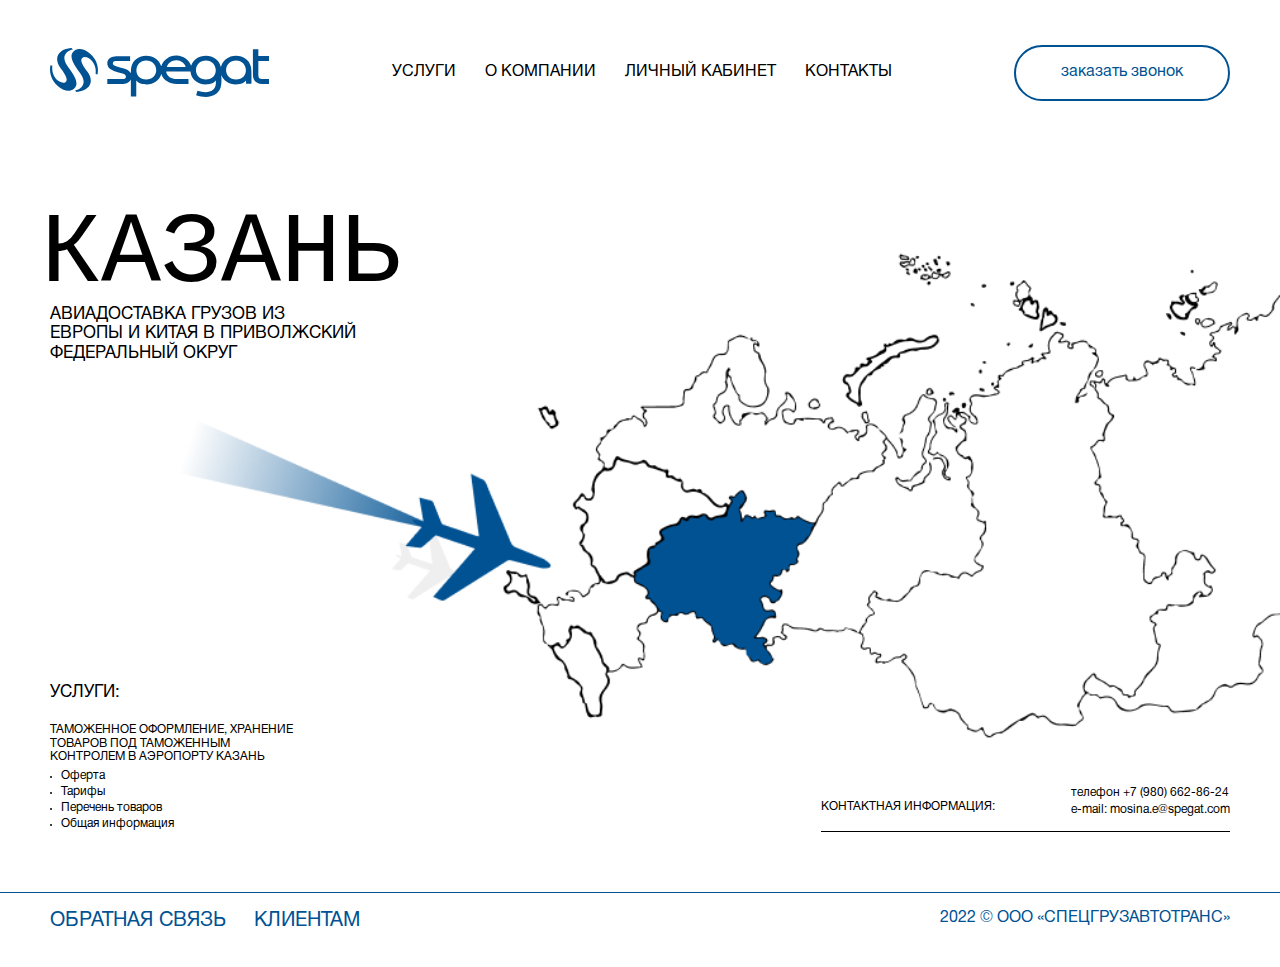
<file: kazan.html>
<!DOCTYPE html>
<html lang="en">

<head>
    <meta charset="UTF-8">
    <meta name="viewport" content="width=device-width, initial-scale=1.0">
    <title>Казань</title>
    <link rel="stylesheet" href="css/style.css">
    <link rel="shortcut icon" href="./img/favicon.png" type="image/x-icon">
    <style>
        h1 {
            font-family: 'Courier New', Courier, monospace;
        }
    </style>
</head>


<body>
    <header class="header">
        <div class="container">
            <div class="header__wrapper">
                <div class="header__logo">
                    <a href="index.html">
                        <img src="./img/icons/logo.svg" alt="">
                    </a>
                </div>
                <nav class="header__nav">
                    <ul>
                        <li>
                            <a href="services.html">
                                услуги
                            </a>
                        </li>
                        <li>
                            <a href="about.html">
                                о компании
                            </a>
                        </li>
                        <li>
                            <a href="#">
                                личный кабинет
                            </a>
                        </li>
                        <li>
                            <a href="contacts.html">
                                контакты
                            </a>
                        </li>
                    </ul>
                </nav>
                <script data-skip-moving="true" data-b24-form="click/11/wxnkbb" data-b24-loaded="true">
                    (function (w, d, u) {
                        var s = d.createElement('script'); s.async = true; s.src = u + '?' + (Date.now() / 180000 | 0);
                        var h = d.getElementsByTagName('script')[0]; h.parentNode.insertBefore(s, h);
                    })(window, document, 'https://bitrix.spegat.com/upload/crm/form/loader_11_wxnkbb.js');
                </script>
                <div class="header__btn">
                    заказать звонок
                </div>
                <div class="header__burger burger-header">
                    <div class="burger-header__line burger-1"></div>
                    <div class="burger-header__line burger-2"></div>
                    <div class="burger-header__line burger-3"></div>
                </div>
            </div>
        </div>
    </header>
    <main>
        <section class="kazan">
            <div class="container">
                <div class="kazan__content">
                    <div class="kazan__main">
                        <h1 class="kazan__title">Казань</h1>
                        <p class="kazan__subtitle">авиадоставка грузов из Европы и Китая в Приволжский федеральный округ
                        </p>
                    </div>
                    <div class="kazan__description">
                        <h3 class="kazan__subtitle">УСЛУГИ:</h3>
                        <p class="kazan__description-subtitle">Таможенное оформление, Хранение
                            товаров под таможенным
                            контролем в аэропорту Казань</p>
                        <ul>
                            <li>Оферта</li>
                            <li>Тарифы</li>
                            <li>Перечень товаров</li>
                            <li>Общая информация</li>
                        </ul>
                    </div>
                    <div class="kazan__contacts">
                        <div class="kazan__subtitle kazan__subtitle_contacts">Контактная информация:</div>
                        <div class="kazan__contacts-block">
                            <p>телефон +7 (980) 662-86-24</p>
                            <p>e-mail: mosina.e@spegat.com</p>
                        </div>
                    </div>
                </div>
            </div>
            <div class="kazan__bg">
                <img src="./img/kazan.png" alt="">
            </div>
        </section>
    </main>

    <footer class="footer">
        <div class="container">
            <div class="footer__wrapper">
                <nav class="footer__nav">
                    <ul>
                        <li>
                            <a href="contacts.html">
                                ОБРАТНАЯ СВЯЗЬ
                            </a>
                        </li>
                        <li>
                            <a href="services.html">
                                КЛИЕНТАМ
                            </a>
                        </li>
                    </ul>
                </nav>
                <div class="footer__policy">
                    2022 © ООО «СПЕЦГРУЗАВТОТРАНС»
                </div>
            </div>
        </div>
    </footer>
    <script src="js/script.js"></script>
</body>

</html>
</file>
<file: css/style.css>
* {
  padding: 0;
  margin: 0;
  border: 0;
}

*,
*:before,
*:after {
  -webkit-box-sizing: border-box;
  box-sizing: border-box;
}

:focus,
:active {
  outline: none;
}

a:focus,
a:active {
  outline: none;
}

nav,
footer,
header,
aside {
  display: block;
}

html,
body {
  height: 100%;
  width: 100%;
  max-width: 100vw;
  font-size: 100%;
  line-height: 1;
  font-size: 14px;
  -ms-text-size-adjust: 100%;
  -moz-text-size-adjust: 100%;
  -webkit-text-size-adjust: 100%;
}

input,
button,
textarea {
  font-family: inherit;
}

input::-ms-clear {
  display: none;
}

button {
  cursor: pointer;
}

button::-moz-focus-inner {
  padding: 0;
  border: 0;
}

a,
a:visited {
  text-decoration: none;
}

a:hover {
  text-decoration: none;
}

ul li {
  list-style: none;
}

li::marker {
  list-style: none;
}

img {
  vertical-align: top;
}

h1,
h2,
h3,
h4,
h5,
h6 {
  font-size: inherit;
  font-weight: inherit;
}

h1,
h2,
h3,
h4,
h5,
h6,
p {
  padding: 0;
  margin: 0;
}

h1 {
  display: inline-block;
  font-kerning: none;
  white-space: nowrap;
}

@font-face {
  font-family: "Helvetica";
  font-size: 14px;
  src: url("../fonts/Helvetica.eot");
  src:
    local("Helvetica"),
    url("../fonts/Helvetica.eot?#iefix") format("embedded-opentype"),
    /* url("../fonts/Helvetica.woff2") format("woff2"), */ url("../fonts/Helvetica.woff") format("woff"),
    url("../fonts/Helvetica.ttf") format("truetype");
  font-weight: normal;
  font-style: normal;
  /* font-display: swap; */
}

@font-face {
  font-family: "Helvetica";
  font-size: 14px;
  src: url("../fonts/Helvetica-Bold.eot");
  src:
    local("Helvetica Bold"),
    local("Helvetica-Bold"),
    url("../fonts/Helvetica-Bold.eot?#iefix") format("embedded-opentype"),
    url("../fonts/Helvetica-Bold.woff2") format("woff2"),
    url("../fonts/Helvetica-Bold.woff") format("woff"),
    url("../fonts/Helvetica-Bold.ttf") format("truetype");
  font-weight: bold;
  font-style: normal;
  /* font-display: swap; */
}

datalist option {
  background-color: #a0be47;
  color: red;
}

main {
  overflow: hidden;
  flex: 1 0 auto;
}

.wrapper {
  position: relative;
  margin: 0 auto;
  top: 0;
  left: 0;
  /* height: 0; */
  /* overflow: hidden; */
  width: 100%;
  height: 100%;
  min-height: max-content;
  /* max-width: 1920px; */
}

.star.animate {
  -webkit-animation: bgAnim 9s 1 ease-in;
  animation: bgAnim 9s 1 ease-in;
}

.header {
  padding: 30px 0px 18px 0;
}

.header__wrapper {
  display: -webkit-box;
  display: -ms-flexbox;
  display: flex;
  -webkit-box-align: center;
  -ms-flex-align: center;
  align-items: center;
  -webkit-box-pack: justify;
  -ms-flex-pack: justify;
  justify-content: space-between;
}

.header__logo {
  flex: 0 0 220px;
}

.header__logo a {
  display: block;
  width: 219px;
  height: 49px;
  -webkit-transition: all 0.3s ease;
  -o-transition: all 0.3s ease;
  transition: all 0.3s ease;
}

.header__logo a img {
  width: 219px;
  height: 49px;
  -o-object-fit: cover;
  object-fit: cover;
}

.header__nav ul {
  display: -webkit-box;
  display: -ms-flexbox;
  display: flex;
  -webkit-box-align: center;
  -ms-flex-align: center;
  align-items: center;
}

.header__nav ul li {
  margin: 0px 29px 0px 0px;
  text-transform: uppercase;
}

.header__nav ul li:last-child {
  margin: 0px 0px 0px 0px;
}

.header__nav ul li a {
  font-size: 16px;
  line-height: 1.1;
  -webkit-transition: all 0.3s ease;
  -o-transition: all 0.3s ease;
  transition: all 0.3s ease;
  color: #000;
}

.header__nav ul li a:hover {
  color: #005293;
}

.header__btn {
  cursor: pointer;
  margin: 15px 0;
  padding: 17px 45px;
  background: transparent;
  border: 2px solid #005293;
  border-radius: 30px;
  font-size: 16px;
  line-height: 1.1;
  color: #005293;
  -webkit-transition: all 0.3s ease;
  -o-transition: all 0.3s ease;
  transition: all 0.3s ease;
}

.header__btn:hover {
  background: #005293;
  color: #fff;
}

.burger-header {
  margin: 15px 0;
  display: none;
  -webkit-box-pack: justify;
  -ms-flex-pack: justify;
  justify-content: space-between;
  -webkit-box-align: center;
  -ms-flex-align: center;
  align-items: center;
  -webkit-box-orient: vertical;
  -webkit-box-direction: normal;
  -ms-flex-direction: column;
  flex-direction: column;
  padding: 10px 10px;
  position: relative;
  z-index: 5;
}

.burger-header__line {
  height: 3px;
  width: 31px;
  border-radius: 100px;
  margin: 0px 0px 4px 0px;
  background: #005293;
  -webkit-transition: all 0.3s ease;
  -o-transition: all 0.3s ease;
  transition: all 0.3s ease;
}

.burger-header._active .burger-1 {
  -webkit-transform: rotate(-45deg) translate(-9px, 4px);
  -ms-transform: rotate(-45deg) translate(-9px, 4px);
  transform: rotate(-45deg) translate(-9px, 4px);
}

.burger-header._active .burger-2 {
  opacity: 0;
}

.burger-header._active .burger-3 {
  -webkit-transform: rotate(45deg) translate(-6px, -1px);
  -ms-transform: rotate(45deg) translate(-6px, -1px);
  transform: rotate(45deg) translate(-6px, -1px);
}

.menu-mobile {
  position: fixed;
  top: 90px;
  left: 0;
  width: 100%;
  height: 100%;
  overflow: auto;
  z-index: 1;
  opacity: 0;
  visibility: hidden;
  padding: 100px 30px;
  background: #fff;
  -webkit-transform: translateX(100%);
  -ms-transform: translateX(100%);
  transform: translateX(100%);
  -webkit-transition: all 0.3s ease;
  -o-transition: all 0.3s ease;
  transition: all 0.3s ease;
}

.menu-mobile._active {
  opacity: 1;
  visibility: visible;
  -webkit-transform: translateX(0%);
  -ms-transform: translateX(0%);
  transform: translateX(0%);
}

.menu-mobile .header__nav ul {
  -webkit-box-orient: vertical;
  -webkit-box-direction: normal;
  -ms-flex-direction: column;
  flex-direction: column;
  -webkit-box-pack: center;
  -ms-flex-pack: center;
  justify-content: center;
  -webkit-box-align: center;
  -ms-flex-align: center;
  align-items: center;
}

.menu-mobile .header__nav ul li {
  margin: 0px 0px 30px 0px;
}

.menu-mobile .header__nav ul li a {
  font-size: 30px;
}

.menu-mobile .header__btn {
  width: 100%;
  text-align: center;
  margin: 30px 0px 0px 0px;
}

.footer {
  padding: 17px 0px 34px 0;
  border-top: 1px solid #005293;
}

.footer__wrapper {
  padding: 0px 0px 0 0px;
  display: -webkit-box;
  display: -ms-flexbox;
  display: flex;
  -webkit-box-pack: justify;
  -ms-flex-pack: justify;
  justify-content: space-between;
}

.footer__nav ul {
  display: -webkit-box;
  display: -ms-flexbox;
  display: flex;
  -webkit-box-align: center;
  -ms-flex-align: center;
  align-items: center;
}

.footer__nav ul li {
  margin: 0px 28px 0px 0px;
}

.footer__nav ul li:last-child {
  margin: 0px 0px 0px 0px;
}

.footer__nav ul li a {
  font-weight: 400;
  font-size: 20px;
  line-height: 115%;
  text-transform: uppercase;
  color: #005293;
  -webkit-transition: all 0.3s ease;
  -o-transition: all 0.3s ease;
  transition: all 0.3s ease;
}

.footer__nav ul li a:hover {
  color: #c8c8c8;
}

.footer__policy {
  font-size: 16px;
  line-height: 1.1;
  color: #005293;
}

.main-offer {
  padding: 50px 0px 48px 0;
  overflow: hidden;
}

.main-offer h1 {
  font-size: 109px;
  /* line-height: 68.57143%; */
  text-align: center;
}

.main-offer__items {
  margin: 64px -20px 0px -20px;
  /* padding: 0px 48px; */
  /* display: -webkit-box; */
  /* display: -ms-flexbox; */
  /* display: flex; */
  display: grid;
  /* -ms-flex-wrap: wrap; */
  flex-wrap: wrap;
  /* justify-content: end; */
  justify-content: space-between;
  /* align-items: center; */
  grid-template-columns: repeat(auto-fill, 625px);
}

.main-offer__item {
  /* padding: 0px 20px; */
  min-width: 500px;
  -webkit-box-flex: 0;
  /* -ms-flex: 0 0 50%; */
  /* flex: 0 0 50%; */
  /* margin: 0px 0px 20px 0px; */
  /* justify-self: stretch; */
  margin: 0px 48px 20px;
}

.main-offer__items :nth-child(2n) {
  justify-self: flex-end;
}

.main-offer__wrapp {
  height: 100%;
}

.main-offer__item-header {
  display: -webkit-box;
  display: -ms-flexbox;
  display: flex;
  -webkit-box-align: end;
  -ms-flex-align: end;
  align-items: flex-end;
}

.main-offer__item-number {
  margin: 0px 10px 0px 0px;
}

.main-offer__item-number a {
  font-weight: 700;
  font-size: 64px;
  line-height: 115.625%;
  color: #005293;
}

.main-offer__item-title {
  font-weight: 700;
  font-size: 23px;
  line-height: 209%;
  text-transform: uppercase;
}

.main-offer__item-body {
  margin: 21px 0px 0px 0px;
  padding: 0px 0px 0 81px;
}

.main-offer__item-body ul {
  margin: 10px 0px 0px 0px;
}

.main-offer__item-body ul li a {
  font-size: 16px;
  line-height: 156%;
  color: #000;
  -webkit-transition: all 0.3s ease;
  -o-transition: all 0.3s ease;
  transition: all 0.3s ease;
}

.main-offer__item-body ul li a:hover {
  color: #005293;
}

.main-offer__item-text {
  font-weight: 700;
  font-size: 20px;
  line-height: 115%;
  max-width: 284px;
}

.main-services {
  /* overflow: hidden; */
  overflow: hidden;
  padding: 20px 0px 78px 0;
  position: relative;
}

.main-services h2 {
  font-weight: 700;
  font-size: 24px;
  line-height: 1.1;
  padding: 0px 0px 0 120px;
}

.main-services__img {
  position: absolute;
  top: 620px;
  right: -350px;
  width: 800px;
  height: 800px;
  z-index: 1;
}

/* .main-services__img:hover {
  -webkit-animation: bgAnim 2s infinite linear;
  animation: bgAnim 9s infinite linear;
} */

.main-services__img img {
  max-width: 100%;
  height: auto;
  -o-object-fit: cover;
  object-fit: cover;
}

.main-services__items {
  margin: 24px 0px 0px 0px;
  display: -webkit-box;
  display: -ms-flexbox;
  display: flex;
  -ms-flex-wrap: wrap;
  flex-wrap: wrap;
  padding: 0px 0px 0 120px;
}

.main-services__item {
  -webkit-box-flex: 0;
  -ms-flex: 0 0 100%;
  flex: 0 0 100%;
  margin: 0px 0px 11px 0px;
}

.main-services__wrapp ul {
  margin: 5px 0px 0px 0px;
}

.main-services__wrapp ul li {
  margin: 0px 0px 2px 0px;
  font-size: 16px;
  line-height: 156%;
  color: #000;
}

.main-services__wrapp a {
  color: #000;
}

.main-services__item-title {
  font-size: 20px;
  font-weight: 700;
  line-height: 125%;
}

.services-offer {
  padding: 25px 0px 0px 0;
  overflow: hidden;
}

.services-offer h1 {
  display: inherit;
  font-size: 235px;
  line-height: 115.06849%;
  text-align: center;
}

.services-solutions {
  overflow: hidden;
  padding: 25px 0px 74px 0;
  position: relative;
}

.services-solutions h2 {
  font-weight: 700;
  font-size: 24px;
  line-height: 1.1;
  padding: 0px 0px 0 50px;
}

.services-solutions__img {
  position: absolute;
  top: 0%;
  right: -257px;
  width: 615px;
  height: 615px;
}

/* .services-solutions__img:hover {
  -webkit-animation: bgAnim 2s infinite linear;
  animation: bgAnim 9s infinite linear;
} */

.services-solutions__img img {
  width: 100%;
  height: 100%;
  -o-object-fit: cover;
  object-fit: cover;
}

/* @-webkit-keyframes bgAnim {
  50% {
    -webkit-transform: scale(0.5) rotate(360deg);
    transform: scale(0.5) rotate(360deg);
  }

  100% {
    -webkit-transform: scale(1) rotate(360deg);
    transform: scale(1) rotate(360deg);
  }
} */

/* @keyframes bgAnim {
  50% {
    -webkit-transform: scale(0.5) rotate(360deg);
    transform: scale(0.5) rotate(360deg);
  }

  100% {
    -webkit-transform: scale(1) rotate(360deg);
    transform: scale(1) rotate(360deg);
  }
} */
@keyframes bgAnim {
  33.3%,
  40% {
    -webkit-transform: rotate(179.9deg);
    -moz-transform: rotate(179.9deg);
    transform: rotate(179.9deg);
  }

  66.6%,
  70% {
    -webkit-transform: scale(0.5) rotate(0deg);
    transform: scale(0.5) rotate(0deg);
  }

  100% {
    /* -webkit-transform: scale(1) rotate(360deg); */
    transform: scale(1);
  }
}

.services-solutions__items {
  margin: 30px 0px 0px 0px;
  display: -webkit-box;
  display: -ms-flexbox;
  display: flex;
  -ms-flex-wrap: wrap;
  flex-wrap: wrap;
  padding: 0px 0px 0 50px;
}

.services-solutions__item {
  -webkit-box-flex: 0;
  -ms-flex: 0 0 100%;
  flex: 0 0 100%;
  margin: 0px 0px 20px 0px;
}

.services-solutions__wrapp ul {
  margin: 5px 0px 0px 0px;
}

.services-solutions__wrapp ul li {
  font-size: 16px;
  line-height: 127%;
  color: #000;
}

.services-solutions__item-title {
  font-size: 20px;
  font-weight: 700;
  line-height: 125%;
}

.contacts-offer {
  padding: 45px 0px 45px 0;
  overflow: hidden;
}

.contacts-offer h1 {
  font-size: 230px;
  /* line-height: 96.58537%; */
  text-align: center;
  /* margin-left: -20px; */
}

.contacts-content {
  padding: 0px 0px 64px 0;
  position: relative;
  overflow: hidden;
}

.contacts-content__wrapper {
  display: -webkit-box;
  display: -ms-flexbox;
  display: flex;
  -webkit-box-pack: justify;
  -ms-flex-pack: justify;
  justify-content: space-between;
  padding: 0px 50px 0 50px;
}

.contacts-content__img {
  position: absolute;
  top: 300px;
  right: -350px;
  width: 800px;
  height: 800px;
  z-index: 2;
}

/* .contacts-content__img:hover {
  -webkit-animation: bgAnim 9s infinite linear;
  animation: bgAnim 9s infinite linear;
} */

.contacts-content__img img {
  width: 100%;
  height: 100%;
  -o-object-fit: cover;
  object-fit: cover;
}

.contacts-content__wrapper-left {
  overflow: hidden;
  position: relative;
  -webkit-box-flex: 0;
  -ms-flex: 0 0 40%;
  flex: 0 0 40%;
}

.contacts-content__wrapper-left form {
  margin: 33px 0px 0px 0px;
}

.contacts-content__wrapper-left form input {
  margin: 0px 0px 13px 0px;
  width: 100%;
  border: 2px solid #000000;
  border-radius: 30px;
  padding: 19px 25px;
  font-size: 16px;
  line-height: 112.5%;
  color: #000000;
}

.contacts-content__wrapper-left form textarea {
  margin: 0px 0px 27px 0px;
  width: 100%;
  height: 132px;
  border: 2px solid #000000;
  border-radius: 30px;
  padding: 25px 25px;
  font-size: 16px;
  line-height: 112.5%;
  color: #000000;
}

.contacts-content__wrapper-left form input[type="checkbox"] {
  position: absolute;
  opacity: 0;
  visibility: hidden;
}

.contacts-content__wrapper-left form label {
  display: block;
  margin: 0px 0px 24px 0px;
  font-weight: 400;
  font-size: 16px;
  line-height: 112.5%;
  padding: 0px 0px 0 40px;
  position: relative;
  cursor: pointer;
}

.contacts-content__wrapper-left form label:before {
  content: "";
  position: absolute;
  top: -2px;
  left: 0;
  width: 24px;
  height: 24px;
  border-radius: 100%;
  border: 2px solid #000000;
}

.contacts-content__wrapper-left form label:after {
  content: "";
  position: absolute;
  top: 2.7px;
  left: 4.5px;
  width: 15px;
  height: 15px;
  background: #000;
  border-radius: 100%;
  opacity: 0;
  -webkit-transition: all 0.3s ease;
  -o-transition: all 0.3s ease;
  transition: all 0.3s ease;
}

.contacts-content__wrapper-left form input[type="checkbox"]:checked + label:after {
  opacity: 1;
}

.contacts-content__wrapper-left form button {
  background: #000000;
  border-radius: 30px;
  width: 100%;
  /* padding: 19px 25px; */
  padding: 22px 25px 18px;
  text-align: center;
  text-transform: uppercase;
  font-weight: 700;
  font-size: 16px;
  /* line-height: 112.5%; */
  color: #ffffff;
  -webkit-transition: all 0.3s ease;
  -o-transition: all 0.3s ease;
  transition: all 0.3s ease;
}

.contacts-content__wrapper-left form button span {
  margin-top: 10px;
}

.contacts-content__wrapper-left form button:hover {
  background: #005293;
}

.contacts-content__title {
  font-weight: 700;
  font-size: 24px;
  line-height: 116.66667%;
  text-transform: uppercase;
}

.contacts-content__wrapper-right {
  position: relative;
  left: -170px;
  -webkit-box-flex: 0;
  -ms-flex: 0 0 35%;
  flex: 0 0 35%;
  /* margin-left: -150px; */
}

.contacts-content__info {
  margin: 27px 0px 0px 0px;
  display: -webkit-box;
  display: -ms-flexbox;
  display: flex;
  -ms-flex-wrap: wrap;
  flex-wrap: wrap;
}

.contacts-content__info-item {
  -webkit-box-flex: 0;
  -ms-flex: 0 0 100%;
  flex: 0 0 100%;
  margin: 0px 0px 25px 0px;
}

.contacts-content__info-item:last-child {
  margin: 0px 0px 0px 0px;
}

.contacts-content__info-item:nth-child(3),
.contacts-content__info-item:nth-child(4) {
  -webkit-box-flex: 0;
  -ms-flex: 0 0 48%;
  flex: 0 0 48%;
  margin: 0 0 30px 0;
}

/* .contacts-content__info-item:nth-child(4) {
  -webkit-box-flex: 0;
  -ms-flex: 0 0 48%;
  flex: 0 0 48%;

} */

.contacts-content__info-title {
  font-weight: 700;
  font-size: 20px;
  line-height: 125%;
}

.contacts-content__info-value {
  margin: 2px 0px 0px 0px;
  font-size: 16px;
  line-height: 125%;
}

.contacts-content__map {
  position: relative;
  margin: 100px 0px 0px 0px;
  height: 615px;
  padding: 0px 50px 0 50px;
  z-index: 3;
}

.contacts-content__map iframe {
  width: 100%;
  height: 100%;
  -o-object-fit: cover;
  object-fit: cover;
}

.contacts-content__map-item {
  width: 100%;
  height: 100%;
}

.contacts-content__search {
  /* position: relative; */
  min-height: 310px;
  margin: 100px 0px 0px 0px;
  padding: 0px 50px 0 50px;
  display: -webkit-box;
  display: -ms-flexbox;
  display: flex;
  -webkit-box-pack: justify;
  -ms-flex-pack: justify;
  justify-content: space-between;
}

.contacts-content__search-screen {
  position: absolute;
  z-index: 1;
  top: 0;
  left: 0;
  width: 100%;
  height: 28px;
  background: #fff;
}

.contacts-content__search-input {
  -webkit-box-flex: 0;
  /* -ms-flex: 0 0 43%; */
  flex: 0 0 39%;
  position: relative;
}

.contacts-content__search-header {
  /* position: relative; */
  width: 100%;
  height: 56px;
  border: 2px solid #000000;
  border-radius: 30px;
  padding-left: 25px;
  /* padding: 19px 25px; */
  display: -webkit-box;
  display: -ms-flexbox;
  display: flex;
  -webkit-box-pack: justify;
  -ms-flex-pack: justify;
  justify-content: space-between;
  -webkit-box-align: center;
  -ms-flex-align: center;
  align-items: center;
  cursor: pointer;
  position: relative;
  z-index: 1;
  font-size: 16px;

  background: #fff;
}

.contacts-content__search-header::placeholder {
  font-size: 16px;
  color: #c8c8c8;
  position: relative;
  top: 2px;
  /* padding-top: 5px; */
  /* margin-bottom: -5px; */
  /* line-height: 1.5; */
  /* vertical-align: middle; */
}

.contacts-content__search-text {
  font-size: 16px;
  line-height: 112.5%;
}

.contacts-content__search-img {
  position: absolute;
  top: 24px;
  right: 20px;
  z-index: 1;
  /* display: -webkit-box;
  display: -ms-flexbox;
  display: flex;
  -webkit-box-pack: center;
  -ms-flex-pack: center;
  justify-content: center;
  -webkit-box-align: center;
  -ms-flex-align: center;
  align-items: center; */
  cursor: pointer;
  -webkit-transform-origin: center 25%;
  -moz-transform-origin: center 25%;
  -o-transform-origin: center 25%;
  -ms-transform-origin: center 25%;
  transform-origin: center 25%;
  transition: transform 0.5s;
}

.contacts-content__search-img.active {
  transform: rotate(180deg);
}

.contacts-content__search-body {
  position: absolute;
  top: 30px;
  left: 0;
  width: 100%;
  border: 2px solid #000000;
  border-top: none;
  background: #fff;
  border-radius: 30px;
  padding: 31px 25px 20px 25px;
  max-height: 270px;
  height: fit-content;
  /* height: 270px; */
  opacity: 0;
  visibility: hidden;
  -webkit-transform: translateY(-10%);
  -ms-transform: translateY(-10%);
  transform: translateY(-10%);
  -webkit-transition: all 0.3s ease;
  -o-transition: all 0.3s ease;
  transition: all 0.3s ease;
  border-radius: 0px 0px 30px 30px;
  overflow: hidden;
}

.contacts-content__search-body:before {
  content: "";
  position: absolute;
  top: 26px;
  left: 0;
  width: 100%;
  height: 26px;
  -webkit-transform: rotate(180deg);
  -ms-transform: rotate(180deg);
  transform: rotate(180deg);
  background: -webkit-gradient(
    linear,
    left top,
    left bottom,
    color-stop(32.76%, rgba(255, 255, 255, 0.57)),
    color-stop(69.83%, #ffffff)
  );
  background: -o-linear-gradient(top, rgba(255, 255, 255, 0.57) 32.76%, #ffffff 69.83%);
  background: linear-gradient(180deg, rgba(255, 255, 255, 0.57) 32.76%, #ffffff 69.83%);
}

.contacts-content__search-body:after {
  content: "";
  position: absolute;
  /* bottom: 0; */
  bottom: 0;
  left: 0;
  width: 100%;
  height: 26px;
  background: -webkit-gradient(
    linear,
    left top,
    left bottom,
    from(rgba(255, 255, 255, 0)),
    color-stop(44.79%, #ffffff)
  );
  background: -o-linear-gradient(top, rgba(255, 255, 255, 0) 0%, #ffffff 44.79%);
  background: linear-gradient(180deg, rgba(255, 255, 255, 0) 0%, #ffffff 44.79%);
}

.contacts-content__search-body._active {
  opacity: 1;
  visibility: visible;
  -webkit-transform: translateY(0%);
  -ms-transform: translateY(0%);
  transform: translateY(0%);
}

.contacts-content__search-body li:first-child {
  padding-top: 20px;
  font-size: 16px;
}

.contacts-content__search-body-items {
  overflow: auto;
  max-height: 224px;
  height: auto;
  /* height: 100%; */
}

.contacts-content__search-body-items::-webkit-scrollbar {
  width: 0px;
  background-color: #f9f9fd;
}

.contacts-content__search-body-items::-webkit-scrollbar-thumb {
  border-radius: 10px;
  background-color: #005293;
}

.contacts-content__search-body-items::-webkit-scrollbar-track {
  -webkit-box-shadow: inset 0 0 6px rgba(0, 0, 0, 0.2);
  border-radius: 10px;
  background-color: #f9f9fd;
}

.contacts-content__search-body-item {
  padding: 5px 0px;
  font-size: 16px;
  line-height: 112.5%;
  cursor: pointer;
  -webkit-transition: all 0.3s ease;
  -o-transition: all 0.3s ease;
  transition: all 0.3s ease;
}

.contacts-content__search-body-item:hover {
  color: #005293;
}

.contacts-content__search-items {
  -webkit-box-flex: 0;
  /* -ms-flex: 0 0 35%; */
  flex: 0 0 29%;
}

.contacts-content__info-coord {
  display: none;
}

.contacts-content__search-item {
  display: none;
}

.contacts-content__search-item._active {
  display: block;
}

.about-offer {
  padding: 0px 0px 11px 0;
  overflow: hidden;
}

.about-offer h1 {
  font-size: 183px;
  text-align: center;
  line-height: 150%;
}

.about-content {
  padding: 0px 0 100px 0;
  overflow: hidden;
}

.about-content__wrapper {
  padding: 0px 50px 0px 50px;
}

.about-content__info {
  position: relative;
}

.about-content__info ul {
  margin: 24px 0px 0px 0px;
}

.about-content__info ul li a {
  font-size: 16px;
  line-height: 127%;
  color: #000;
  -webkit-transition: all 0.3s ease;
  -o-transition: all 0.3s ease;
  transition: all 0.3s ease;
}

.about-content__info ul li a:hover {
  color: #005293;
}

.about-content__info-img {
  position: absolute;
  top: 232px;
  right: -256px;
  width: 612px;
  height: 612px;
}

/* .about-content__info-img:hover {
  -webkit-animation: bgAnim 2s infinite linear;
  animation: bgAnim 9s infinite linear;
} */

.about-content__info-img img {
  width: 100%;
  height: 100%;
  -o-object-fit: cover;
  object-fit: cover;
}

.about-content__title {
  font-weight: 700;
  font-size: 24px;
  line-height: 116.66667%;
  text-transform: uppercase;
}

.about-content__transport {
  max-width: 968px;
  margin: 89px 0px 0px 0px;
}

.about-content__transport ul {
  margin: 15px 0px 0px 0px;
}

.about-content__transport ul li {
  margin: 0px 0px 15px 0px;
  font-size: 16px;
  line-height: 156%;
  text-align: justify;
}

.about-content__transport-text {
  margin: 24px 0px 0px 0px;
  font-weight: 700;
  font-size: 20px;
  line-height: 125%;
  text-align: justify;
}

.about-content__history {
  margin: 90px 0px 0px 0px;
}

.about-content__history-items {
  margin: 24px 0px -40px 0px;
}

.about-content__history-item {
  margin: 0px 0px 40px 0px;
  display: -webkit-box;
  display: -ms-flexbox;
  display: flex;
  -webkit-box-align: start;
  -ms-flex-align: start;
  align-items: flex-start;
  -webkit-box-pack: justify;
  -ms-flex-pack: justify;
  justify-content: space-between;
}

.about-content__history-text {
  margin: 0px 102px 0px 0px;
  max-width: 968px;
  font-size: 16px;
  line-height: 156%;
  text-align: justify;
}

.about-content__history-number {
  font-weight: 700;
  font-size: 46px;
  line-height: 114%;
}

.about-content__photo {
  margin: 103px 0px 0px 0px;
}

.about-content__photo-items {
  display: -webkit-box;
  display: -ms-flexbox;
  display: flex;
  -ms-flex-wrap: wrap;
  flex-wrap: wrap;
  margin: 33px -6px -15px -6px;
}

.about-content__photo-item {
  -webkit-box-flex: 0;
  -ms-flex: 0 0 14%;
  flex: 0 0 14%;
  margin: 0px 0px 15px 0px;
  padding: 0px 6px;
}

.about-content__photo-item._none {
  display: none;
}

.about-content__photo-wrapp {
  height: 153px;
}

.about-content__photo-img {
  width: 100%;
  height: 153px;
  display: -webkit-box;
  display: -ms-flexbox;
  display: flex;
  -webkit-box-pack: center;
  -ms-flex-pack: center;
  justify-content: center;
  -webkit-box-align: end;
  -ms-flex-align: end;
  align-items: flex-end;
}

.about-content__photo-img img {
  max-width: 100%;
  height: auto;
  -o-object-fit: cover;
  object-fit: cover;
}

.modal {
  position: fixed;
  top: 0;
  left: 0;
  width: 100%;
  height: 100%;
  background: rgba(0, 0, 0, 0.8);
  display: -webkit-box;
  display: -ms-flexbox;
  display: flex;
  -webkit-box-pack: end;
  -ms-flex-pack: end;
  justify-content: flex-end;
  -webkit-box-align: end;
  -ms-flex-align: end;
  align-items: flex-end;
  -webkit-transition: all 0.3s ease;
  -o-transition: all 0.3s ease;
  transition: all 0.3s ease;
  opacity: 0;
  visibility: hidden;
  z-index: 5;
}

.modal._active {
  opacity: 1;
  visibility: visible;
}

.modal._active .modal__wrapper {
  -webkit-transform: translateY(0%);
  -ms-transform: translateY(0%);
  transform: translateY(0%);
}

.modal__wrapper {
  width: 500px;
  background: #fff;
  padding: 60px 40px;
  position: relative;
  height: 100%;
  -webkit-transition: all 0.3s ease;
  -o-transition: all 0.3s ease;
  transition: all 0.3s ease;
  -webkit-transform: translateY(1000%);
  -ms-transform: translateY(1000%);
  transform: translateY(1000%);
}

.modal__close {
  position: absolute;
  top: 15px;
  right: 15px;
  background: #00aff0;
  color: #fff;
  font-size: 18px;
  width: 30px;
  height: 30px;
  border-radius: 100%;
  display: -webkit-box;
  display: -ms-flexbox;
  display: flex;
  -webkit-box-pack: center;
  -ms-flex-pack: center;
  justify-content: center;
  -webkit-box-align: center;
  -ms-flex-align: center;
  align-items: center;
  cursor: pointer;
  -webkit-transition: all 0.3s ease;
  -o-transition: all 0.3s ease;
  transition: all 0.3s ease;
  z-index: 2;
}

.modal__close:hover {
  opacity: 0.8;
}

.modal__form form input {
  margin: 0px 0px 13px 0px;
  width: 100%;
  border: 2px solid #000000;
  border-radius: 30px;
  padding: 19px 25px;
  font-size: 16px;
  line-height: 112.5%;
  color: #000000;
}

.modal__form form input[type="checkbox"] {
  position: absolute;
  opacity: 0;
  visibility: hidden;
}

.modal__form form label {
  display: block;
  margin: 0px 0px 20px 0px;
  font-weight: 400;
  font-size: 12px;
  line-height: 112.5%;
  padding: 0px 0px 0 40px;
  position: relative;
  cursor: pointer;
}

.modal__form form label:before {
  content: "";
  position: absolute;
  top: -2px;
  left: 0;
  width: 24px;
  height: 24px;
  border-radius: 100%;
  border: 2px solid #000000;
}

.modal__form form label:after {
  content: "";
  position: absolute;
  top: 2.7px;
  left: 4.5px;
  width: 15px;
  height: 15px;
  background: #000;
  border-radius: 100%;
  opacity: 0;
  -webkit-transition: all 0.3s ease;
  -o-transition: all 0.3s ease;
  transition: all 0.3s ease;
}

.modal__form form input[type="checkbox"]:checked + label:after {
  opacity: 1;
}

.modal__form form button {
  background: #000000;
  border-radius: 30px;
  width: 100%;
  padding: 19px 25px;
  text-align: center;
  text-transform: uppercase;
  font-weight: 700;
  font-size: 16px;
  line-height: 112.5%;
  color: #ffffff;
  -webkit-transition: all 0.3s ease;
  -o-transition: all 0.3s ease;
  transition: all 0.3s ease;
}

.modal__form form button:hover {
  background: #005293;
}

.modal__success {
  position: absolute;
  width: 100%;
  height: 100%;
  top: 0;
  left: 0;
  display: -webkit-box;
  display: -ms-flexbox;
  display: flex;
  -webkit-box-orient: vertical;
  -webkit-box-direction: normal;
  -ms-flex-direction: column;
  flex-direction: column;
  -webkit-box-pack: center;
  -ms-flex-pack: center;
  justify-content: center;
  -webkit-box-align: center;
  -ms-flex-align: center;
  align-items: center;
  background: #a0be47;
  padding: 0px 20px;
  opacity: 0;
  visibility: hidden;
}

.modal__success._active {
  opacity: 1;
  visibility: visible;
}

.modal__success img {
  width: 170px;
  height: 170px;
  -o-object-fit: cover;
  object-fit: cover;
}

.modal__success-text {
  margin: 20px 0px 0px 0px;
  font-size: 18px;
  font-weight: 700;
  text-align: center;
  line-height: 120%;
  color: #fff;
}

body {
  max-width: 100vw;
  font-family: "Helvetica";
  font-feature-settings: "c2sc";
  vertical-align: middle;
  font-size: 14px;
  font-weight: 400;
  color: #000;
}

body._active {
  overflow: hidden;
}

.container {
  position: relative;
  overflow: hidden;
  width: 100%;
  max-width: 1920px;
  margin: 0 auto;
  padding: 0px 50px;
}

.kazan {
  position: relative;
  margin-top: 71px;
  margin-bottom: 60px;
}

.kazan__title {
  margin-left: -9px;
  font-size: 100px;
  text-transform: uppercase;
}

.kazan__subtitle {
  max-width: 312px;
  font-size: 17px;
  text-transform: uppercase;
  line-height: 19.55px;
}

.kazan__subtitle_contacts {
  font-size: 12px;
}
.kazan__title {
}
h1 {
  font-family: "Helvetica";
}
.kazan__bg {
  position: absolute;
  text-align: right;
  width: 100%;
  max-width: 1600px;
  top: -40px;
  right: 0;
  z-index: -1;
}

.kazan__bg img {
  width: 95%;
}

.kazan__content {
  position: relative;
  display: flex;
  flex-direction: column;
  justify-content: space-between;
  gap: 25vw;
}

.kazan__description ul {
  margin-top: 5px;
  font-size: 12px;
  line-height: 13.8px;
}

.kazan__description li {
  list-style-type: disc;
  list-style-position: inside;
}

.kazan__description li::marker {
  font-size: 8px;
}

.kazan__description-subtitle {
  margin-top: 20px;
  font-size: 12px;
  text-transform: uppercase;
  max-width: 250px;
  line-height: 13.8px;
}

.kazan__contacts {
  padding-bottom: 15px;
  position: absolute;
  bottom: 0;
  right: 0;
  display: flex;
  align-items: flex-end;
  gap: 76px;
  border-bottom: 1px solid #000;
}

.kazan__contacts-block p {
  line-height: 13.8px;
  font-size: 12px;
}

.kazan__contacts-block p:first-child {
  margin-bottom: 3px;
}

@media screen and (min-width: 1600px) {
  .main-offer h1 {
    font-size: 131px;
  }
}

@media screen and (min-width: 1800px) {
  .main-offer h1 {
    font-size: 150px;
  }
}

@media screen and (max-width: 1330px) {
  .contacts-offer h1 {
    font-size: 150px;
  }

  .main-offer h1 {
    font-size: 85px;
  }

  .about-offer h1 {
    font-size: 100px;
  }

  .about-content__info-img {
    top: 135px;
  }

  .main-offer__items :nth-child(2n) {
    justify-self: flex-start;
  }
}

@media screen and (max-width: 1110px) {
  .kazan__bg {
    top: 20px;
  }
}
@media screen and (max-width: 1110px) {
  .footer__wrapper {
    padding: 0px 0px 0 0px;
  }

  .contacts-content__wrapper {
    padding: 0px 0px 0 0px;
  }

  .contacts-content__map {
    padding: 0px 0px 0 0px;
  }

  .contacts-content__search {
    padding: 0px 0px 0 0px;
  }

  .about-content {
    padding: 45px 0px 40px 0px;
  }

  .about-content__wrapper {
    padding: 0px 0px 0px 0px;
  }
}

@media screen and (max-width: 1100px) {
  .main-offer__items {
    padding: 0px 0px;
    margin: 60px 0px 0px 0px;
  }

  .main-offer h1 {
    font-size: 76px;
  }
}

@media screen and (max-width: 1055px) {
  .main-offer__item {
    padding: 0px 10px;
  }
}

@media screen and (max-width: 1015px) {
  .main-offer__item-header {
    -webkit-box-orient: vertical;
    -webkit-box-direction: normal;
    -ms-flex-direction: column;
    flex-direction: column;
    -webkit-box-align: start;
    -ms-flex-align: start;
    align-items: flex-start;
  }

  .main-offer__item-number {
    margin: 0px 0px 0px 0px;
  }

  .main-offer__item-body {
    padding: 0px 0px;
  }

  .main-services h2 {
    padding: 0px 0px;
  }

  .main-services__items {
    padding: 0px 0px;
  }

  .services-solutions h2 {
    padding: 0px 0px;
  }

  .services-solutions__items {
    padding: 0px 0px;
  }

  .header__nav ul li {
    margin: 0px 10px 0px 0px;
    text-align: center;
  }

  .header__nav ul li a {
    font-size: 14px;
  }
}

@media screen and (max-width: 992px) {
  .header__nav {
    display: none;
  }

  .burger-header {
    display: -webkit-box;
    display: -ms-flexbox;
    display: flex;
  }

  .menu-mobile .header__nav {
    display: block;
  }

  .header__logo a {
    width: 140px;
    height: 32px;
  }

  .header__nav {
    margin: 0 10px;
  }

  .header__nav ul {
    justify-content: center;
  }

  .header__btn {
    flex: 0 0 173px;
    padding: 11px 22px;
  }

  .footer__nav ul li {
    margin: 0px 40px 0px 0px;
  }

  .footer__policy {
    margin: 0px 0px 0px 0px;
  }

  .main-offer__item {
    margin: 0 0 20px 0;
  }

  .main-offer h1 {
    font-size: 60px;
  }

  .main-offer__item-title {
    line-height: 150%;
  }

  .main-services__img {
    width: 300px;
    height: 300px;
    top: 20%;
  }

  .services-offer h1 {
    font-size: 119px;
  }

  .services-solutions__img {
    width: 300px;
    height: 300px;
    top: 20%;
    right: -100px;
  }

  .contacts-offer h1 {
    font-size: 110px;
  }

  .contacts-content__img {
    width: 300px;
    height: 300px;
    top: 20%;
  }

  .contacts-content__wrapper-left {
    -webkit-box-flex: 0;
    -ms-flex: 0 0 48%;
    flex: 0 0 48%;
  }

  .contacts-content__wrapper-right {
    -webkit-box-flex: 0;
    -ms-flex: 0 0 48%;
    flex: 0 0 48%;
    left: 0;
  }

  .contacts-content__search-input {
    -webkit-box-flex: 0;
    -ms-flex: 0 0 48%;
    flex: 0 0 48%;
  }

  .contacts-content__search-items {
    -webkit-box-flex: 0;
    -ms-flex: 0 0 48%;
    flex: 0 0 48%;
  }

  .about-content__info-img {
    width: 300px;
    height: 300px;
    top: 20%;
  }

  .about-content__photo-img img {
    width: 100%;
    height: 100%;
  }

  .kazan__title {
    font-size: 80px;
    line-height: 115px;
  }

  .kazan__bg {
    top: 20px;
  }

  .kazan__contacts {
    flex-direction: column;
    gap: 5px;
  }
}

@media screen and (max-width: 800px) {
  .main-offer h1 {
    font-size: 55px;
  }
}

@media screen and (max-width: 768px) {
  .header__logo {
    /* -webkit-box-flex: 1;
    -ms-flex: 1 0 auto;
    flex: 1 0 auto; */
  }

  .main-offer__item-number {
    font-size: 44px;
  }

  .main-offer__item-title {
    font-size: 18px;
  }

  .main-offer__item-text {
    font-size: 16px;
  }

  .main-services__img {
    display: none;
  }

  .services-solutions__img {
    display: none;
  }

  .contacts-content__img {
    display: none;
  }

  .about-offer h1 {
    font-size: 50px;
  }

  .about-content__info-img {
    display: none;
  }

  .about-content__photo-item {
    -webkit-box-flex: 0;
    -ms-flex: 0 0 33.3333333%;
    flex: 0 0 33.3333333%;
  }

  .kazan {
    margin-top: 30px;
  }

  .kazan__bg {
    top: 80px;
  }

  .kazan__content {
    padding-bottom: 100px;
    gap: 35vw;
  }

  .kazan__contacts {
    align-items: start;
    right: auto;
    left: 0;
  }
}

@media screen and (max-width: 707px) {
  .footer__wrapper {
    -webkit-box-orient: vertical;
    -webkit-box-direction: normal;
    -ms-flex-direction: column;
    flex-direction: column;
  }

  .main-offer h1 {
    font-size: 40px;
  }

  .footer__nav ul {
    -webkit-box-orient: vertical;
    -webkit-box-direction: normal;
    -ms-flex-direction: column;
    flex-direction: column;
  }

  .footer__nav ul li {
    margin: 0px 0px 20px 0px;
  }

  .footer__policy {
    text-align: center;
    margin: 20px 0px 0px 0px;
  }
}

@media screen and (max-width: 685px) {
  .contacts-offer h1 {
    font-size: 46px;
  }

  .contacts-content__wrapper {
    -webkit-box-orient: vertical;
    -webkit-box-direction: normal;
    -ms-flex-direction: column;
    flex-direction: column;
  }

  .contacts-content__wrapper-left {
    -webkit-box-flex: 0;
    -ms-flex: 0 0 100%;
    flex: 0 0 100%;
  }

  .contacts-content__wrapper-right {
    -webkit-box-flex: 0;
    -ms-flex: 0 0 100%;
    flex: 0 0 100%;
    margin: 40px 0px 0px 0px;
  }

  .kazan__bg {
    top: 120px;
  }
}

@media screen and (max-width: 576px) {
  .header {
    padding: 15px 0;
  }

  .header__btn {
    display: none;
    margin: 0px 0px 0px 0px;
  }

  .menu-mobile {
    top: 56px;
  }

  .footer {
    padding: 30px 0;
  }

  .footer__nav ul li a {
    font-size: 16px;
  }

  .main-offer {
    padding: 30px 0px;
  }

  .main-offer h1 {
    font-size: 29px;
  }

  .main-offer__items {
    margin: 40px 0px 0px 0px;
  }

  .main-offer__item-number {
    font-size: 34px;
  }

  .main-offer__item-title {
    font-size: 16px;
  }

  .main-offer__item-text {
    font-size: 14px;
  }

  .main-services {
    padding: 30px 0px;
  }

  .main-services__item-title {
    font-size: 18px;
  }

  .services-offer {
    padding: 30px 0px;
  }

  .services-offer h1 {
    font-size: 86px;
  }

  .services-solutions {
    padding: 30px 0px;
  }

  .services-solutions__items {
    margin: 20px 0px 0px 0px;
  }

  .services-solutions__item-title {
    font-size: 18px;
  }

  .contacts-offer {
    padding: 30px 0px;
  }

  .contacts-content {
    padding: 30px 0px;
  }

  .contacts-content__wrapper-left form {
    margin: 20px 0px 0px 0px;
  }

  .contacts-content__title {
    font-size: 20px;
  }

  .contacts-content__info {
    margin: 20px 0px 0px 0px;
  }

  .contacts-content__info-title {
    font-size: 16px;
  }

  .contacts-content__map {
    height: 350px;
  }

  .contacts-content__search {
    -webkit-box-orient: vertical;
    -webkit-box-direction: normal;
    -ms-flex-direction: column;
    flex-direction: column;
  }

  .contacts-content__search-input {
    -webkit-box-flex: 0;
    -ms-flex: 0 0 100%;
    flex: 0 0 100%;
  }

  .contacts-content__search-items {
    -webkit-box-flex: 0;
    -ms-flex: 0 0 100%;
    flex: 0 0 100%;
    margin: 30px 0px 0px 0px;
  }

  .about-offer {
    padding: 30px 0px;
  }

  .about-content__title {
    font-size: 20px;
  }

  .about-content__transport {
    margin: 50px 0px 0px 0px;
  }

  .about-content__history {
    margin: 50px 0px 0px 0px;
  }

  .about-content__history-items {
    margin: 24px 0px -20px 0px;
  }

  .about-content__history-item {
    -webkit-box-orient: vertical;
    -webkit-box-direction: reverse;
    -ms-flex-direction: column-reverse;
    flex-direction: column-reverse;
    margin: 0px 0px 20px 0px;
  }

  .about-content__history-text {
    margin: 10px 00px 0px 0px;
  }

  .about-content__history-number {
    font-size: 26px;
  }

  .about-content__photo {
    margin: 50px 0px 0px 0px;
  }

  .modal__wrapper {
    width: 100%;
    padding: 60px 20px;
  }
}

/* @media screen and (max-width: 514px) {
  .header__btn {
    margin: 0px 20px 0px 0px;
  }
} */

@media screen and (max-width: 500px) {
  .about-content__photo-item {
    -webkit-box-flex: 0;
    -ms-flex: 0 0 50%;
    flex: 0 0 50%;
  }

  .kazan__title {
    font-size: 70px;
  }

  .kazan__subtitle {
    max-width: 100%;
  }

  .kazan__bg {
    top: 160px;
  }
  .kazan__content {
    gap: 45vw;
  }
}

@media screen and (max-width: 425px) {
  .container {
    padding: 0 20px;
  }

  .header__btn {
    display: none;
    margin: 0px 0px 0px 0px;
  }

  .menu-mobile .header__nav ul li {
    margin: 0px 0px 20px 0px;
  }

  .menu-mobile .header__nav ul li a {
    font-size: 20px;
  }

  .menu-mobile .header__btn {
    display: block;
  }

  .main-offer__item {
    -webkit-box-flex: 0;
    -ms-flex: 0 0 100%;
    flex: 0 0 100%;
    padding: 0px 0px;
  }
}

@media screen and (max-width: 400px) {
  .services-offer h1 {
    font-size: 76px;
  }
}

@media screen and (max-width: 378px) {
  .main-offer h1 {
    font-size: 25px;
  }

  .header__logo a img {
    width: 170px;
    object-fit: contain;
  }

  .about-offer h1 {
    font-size: 40px;
  }
}
</file>
